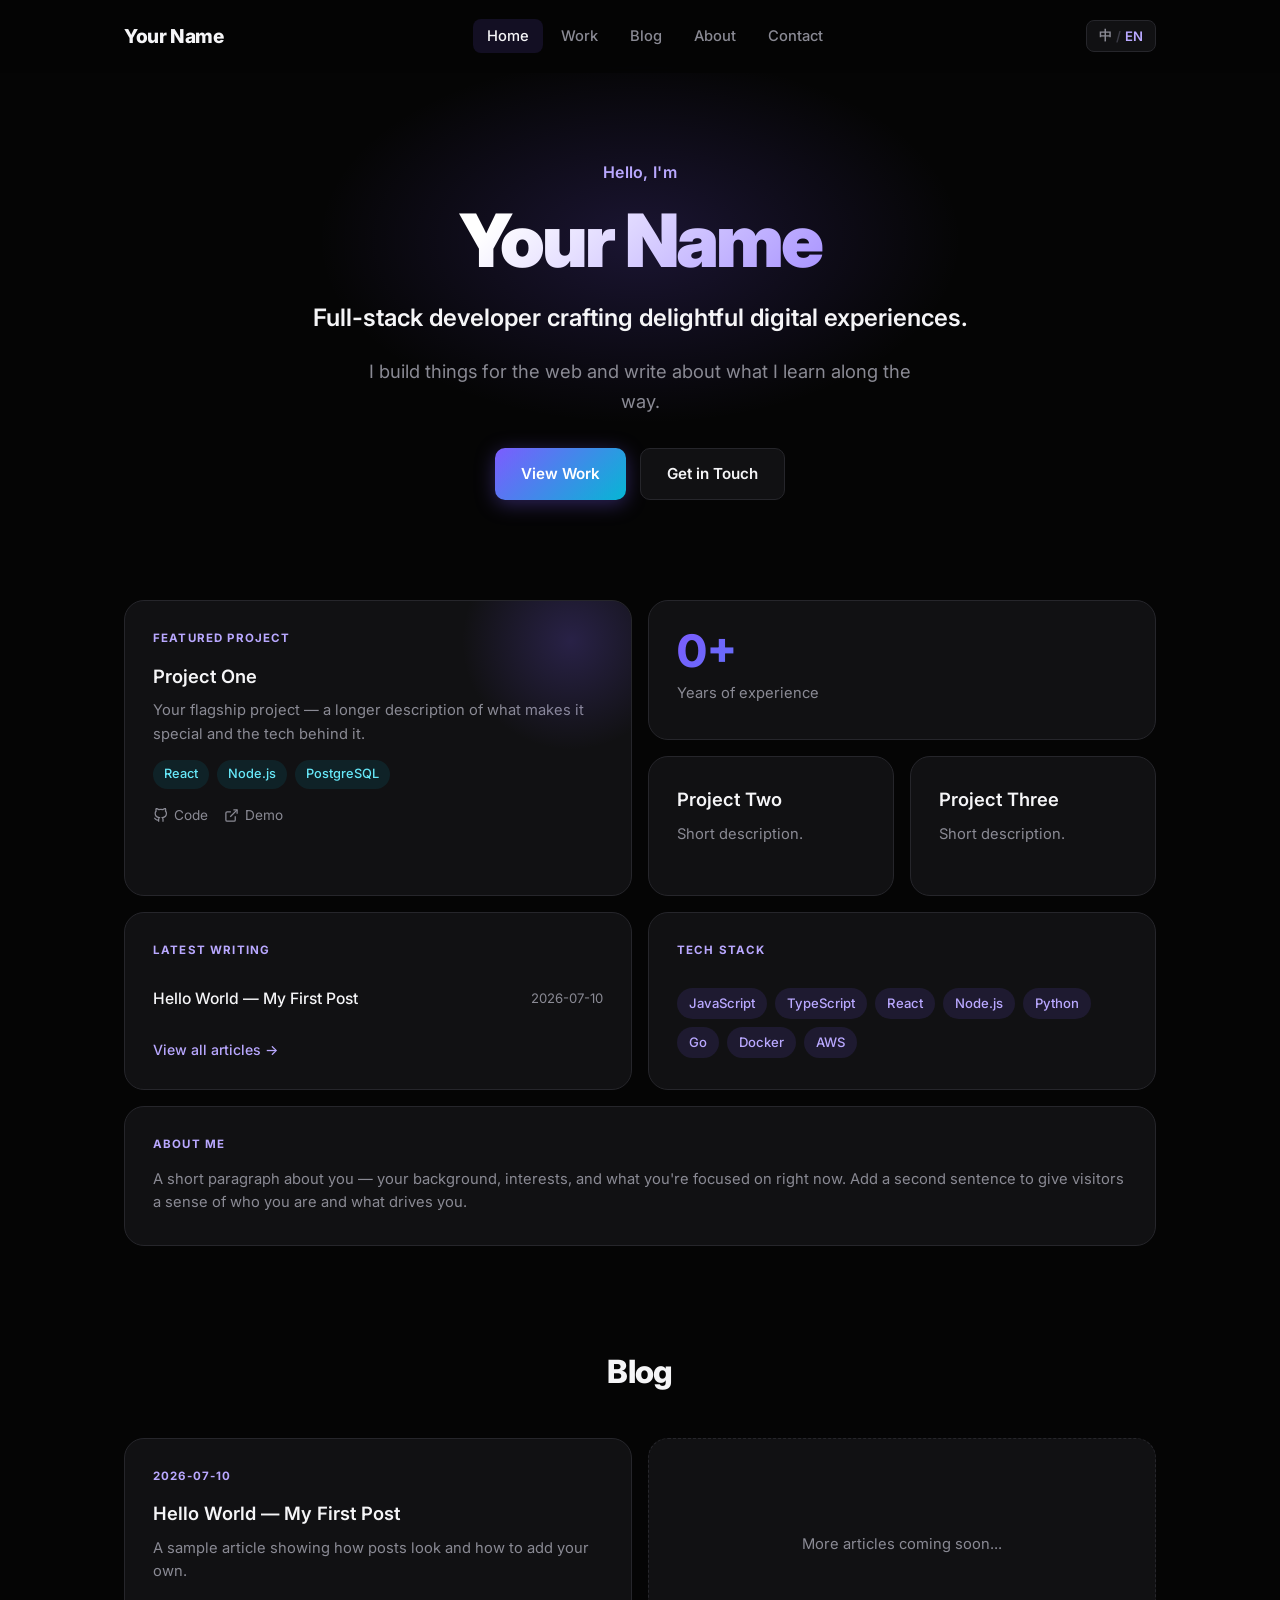
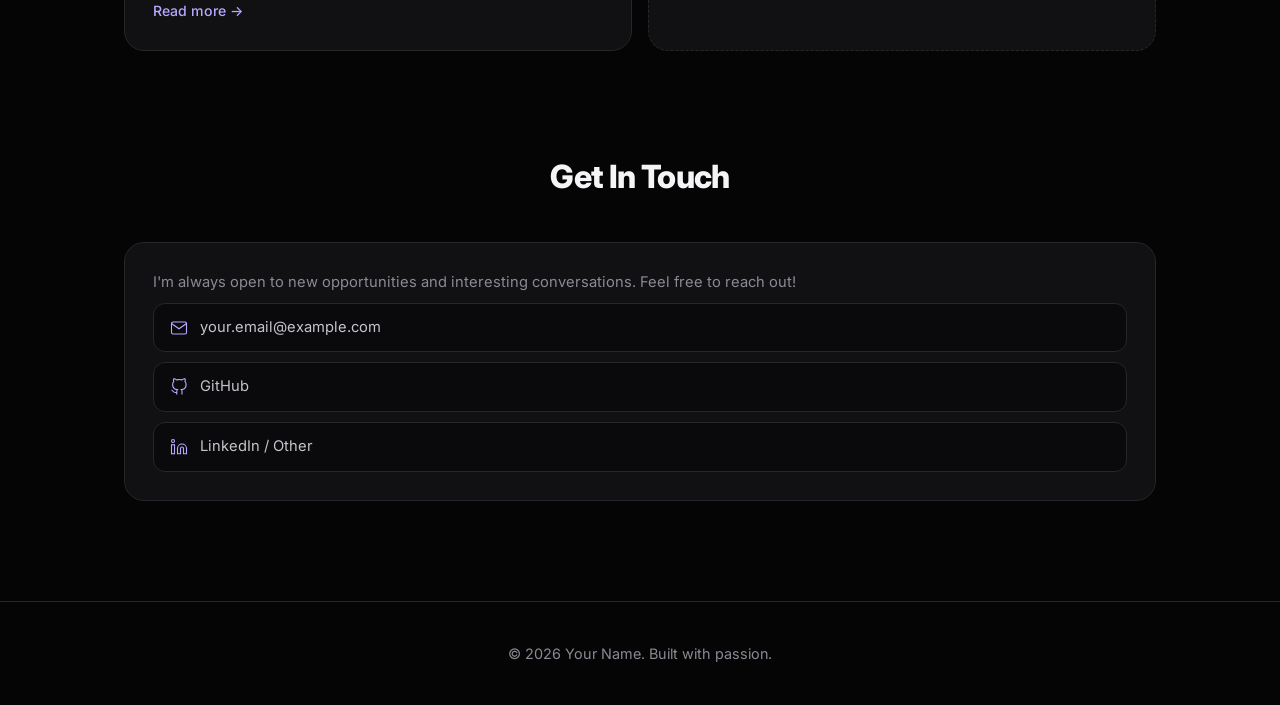
<file: index.html>
<!DOCTYPE html>
<html lang="zh-CN">
<head>
    <meta charset="UTF-8">
    <meta name="viewport" content="width=device-width, initial-scale=1.0">
    <title data-en="My Portfolio" data-zh="我的个人主页">我的个人主页</title>
    <link rel="stylesheet" href="style.css">
    <link rel="preconnect" href="https://fonts.googleapis.com">
    <link rel="preconnect" href="https://fonts.gstatic.com" crossorigin>
    <link href="https://fonts.googleapis.com/css2?family=Inter:wght@400;500;600;700;800;900&family=Noto+Sans+SC:wght@400;500;700&display=swap" rel="stylesheet">
</head>
<body>
    <!-- Navigation -->
    <nav class="navbar" id="navbar">
        <div class="nav-container">
            <a href="#" class="nav-logo">Your Name</a>
            <ul class="nav-menu" id="nav-menu">
                <li><a href="#home" class="nav-link" data-en="Home" data-zh="首页">首页</a></li>
                <li><a href="#work" class="nav-link" data-en="Work" data-zh="作品">作品</a></li>
                <li><a href="#blog" class="nav-link" data-en="Blog" data-zh="文章">文章</a></li>
                <li><a href="#about" class="nav-link" data-en="About" data-zh="关于">关于</a></li>
                <li><a href="#contact" class="nav-link" data-en="Contact" data-zh="联系">联系</a></li>
            </ul>
            <div class="nav-actions">
                <button class="lang-toggle" id="lang-toggle" aria-label="Switch language">
                    <span class="lang-option" data-lang="zh">中</span>
                    <span class="lang-divider">/</span>
                    <span class="lang-option" data-lang="en">EN</span>
                </button>
                <button class="nav-toggle" id="nav-toggle" aria-label="Toggle menu">
                    <span></span><span></span><span></span>
                </button>
            </div>
        </div>
    </nav>

    <!-- Hero -->
    <section class="hero" id="home">
        <div class="hero-container">
            <p class="hero-greeting" data-en="Hello, I'm" data-zh="你好，我是">你好，我是</p>
            <!-- 占位：你的名字 -->
            <h1 class="hero-name" data-en="Your Name" data-zh="你的名字">你的名字</h1>
            <!-- 占位：你的职位 / 一句话定位 -->
            <h2 class="hero-title" data-en="Full-stack developer crafting delightful digital experiences." data-zh="全栈开发者，专注打造出色的数字体验。">全栈开发者，专注打造出色的数字体验。</h2>
            <!-- 占位：一句话自我介绍 -->
            <p class="hero-description" data-en="I build things for the web and write about what I learn along the way." data-zh="我为 Web 构建东西，并把学到的东西写下来分享。">我为 Web 构建东西，并把学到的东西写下来分享。</p>
            <div class="hero-buttons">
                <a href="#work" class="btn btn-primary" data-en="View Work" data-zh="查看作品">查看作品</a>
                <a href="#contact" class="btn btn-secondary" data-en="Get in Touch" data-zh="联系我">联系我</a>
            </div>
        </div>
    </section>

    <!-- Bento Grid -->
    <section class="bento-section" id="work">
        <div class="container">
            <div class="bento">
                <!-- 占位：精选项目（大卡片） -->
                <a class="box col-2 row-2" href="#">
                    <div class="glow"></div>
                    <div class="label" data-en="Featured Project" data-zh="精选项目">精选项目</div>
                    <h3 data-en="Project One" data-zh="项目一">项目一</h3>
                    <p data-en="Your flagship project — a longer description of what makes it special and the tech behind it." data-zh="你的旗舰项目——用更长的篇幅描述它的亮点和背后的技术栈。">你的旗舰项目——用更长的篇幅描述它的亮点和背后的技术栈。</p>
                    <div class="project-tags">
                        <span class="tag">React</span>
                        <span class="tag">Node.js</span>
                        <span class="tag">PostgreSQL</span>
                    </div>
                    <div class="project-links">
                        <span class="project-link">
                            <svg viewBox="0 0 24 24" fill="none" stroke="currentColor" stroke-width="2"><path d="M9 19c-5 1.5-5-2.5-7-3m14 6v-3.87a3.37 3.37 0 0 0-.94-2.61c3.14-.35 6.44-1.54 6.44-7A5.44 5.44 0 0 0 20 4.77 5.07 5.07 0 0 0 19.91 1S18.73.65 16 2.48a13.38 13.38 0 0 0-7 0C6.27.65 5.09 1 5.09 1A5.07 5.07 0 0 0 5 4.77a5.44 5.44 0 0 0-1.5 3.78c0 5.42 3.3 6.61 6.44 7A3.37 3.37 0 0 0 9 18.13V22"/></svg>
                            <span data-en="Code" data-zh="代码">代码</span>
                        </span>
                        <span class="project-link">
                            <svg viewBox="0 0 24 24" fill="none" stroke="currentColor" stroke-width="2"><path d="M18 13v6a2 2 0 0 1-2 2H5a2 2 0 0 1-2-2V8a2 2 0 0 1 2-2h6"/><polyline points="15 3 21 3 21 9"/><line x1="10" y1="14" x2="21" y2="3"/></svg>
                            <span data-en="Demo" data-zh="演示">演示</span>
                        </span>
                    </div>
                </a>

                <!-- 占位：数据统计 -->
                <div class="box col-2">
                    <div class="big-num">0+</div>
                    <p data-en="Years of experience" data-zh="年开发经验">年开发经验</p>
                </div>

                <!-- 占位：项目二 -->
                <a class="box" href="#">
                    <h3 data-en="Project Two" data-zh="项目二">项目二</h3>
                    <p data-en="Short description." data-zh="简短描述。">简短描述。</p>
                </a>

                <!-- 占位：项目三 -->
                <a class="box" href="#">
                    <h3 data-en="Project Three" data-zh="项目三">项目三</h3>
                    <p data-en="Short description." data-zh="简短描述。">简短描述。</p>
                </a>

                <!-- 最新文章（链接到真实文章） -->
                <a class="box col-2" href="#blog">
                    <div class="label" data-en="Latest Writing" data-zh="最新文章">最新文章</div>
                    <div class="postrow" style="border-top:none;">
                        <span class="pt" data-en="Hello World — My First Post" data-zh="Hello World —— 我的第一篇文章">Hello World —— 我的第一篇文章</span>
                        <span class="pd">2026-07-10</span>
                    </div>
                    <div class="box-cta" data-en="View all articles →" data-zh="查看全部文章 →">查看全部文章 →</div>
                </a>

                <!-- 技术栈 -->
                <div class="box col-2">
                    <div class="label" data-en="Tech Stack" data-zh="技术栈">技术栈</div>
                    <!-- 占位：技术栈标签 -->
                    <div class="chips">
                        <span class="chip">JavaScript</span>
                        <span class="chip">TypeScript</span>
                        <span class="chip">React</span>
                        <span class="chip">Node.js</span>
                        <span class="chip">Python</span>
                        <span class="chip">Go</span>
                        <span class="chip">Docker</span>
                        <span class="chip">AWS</span>
                    </div>
                </div>

                <!-- 关于我 -->
                <div class="box col-4" id="about">
                    <div class="label" data-en="About Me" data-zh="关于我">关于我</div>
                    <!-- 占位：个人介绍 -->
                    <p data-en="A short paragraph about you — your background, interests, and what you're focused on right now. Add a second sentence to give visitors a sense of who you are and what drives you." data-zh="一段关于你的简短介绍——你的背景、兴趣，以及你目前专注的方向。再加一句话，让访客了解你是谁、是什么驱动着你。">一段关于你的简短介绍——你的背景、兴趣，以及你目前专注的方向。再加一句话，让访客了解你是谁、是什么驱动着你。</p>
                </div>
            </div>
        </div>
    </section>

    <!-- Blog list section (full article list) -->
    <section class="bento-section" id="blog" style="padding-top:0;">
        <div class="container">
            <div class="section-heading">
                <h2 data-en="Blog" data-zh="文章">文章</h2>
            </div>
            <div class="bento">
                <!--
                  新增文章：复制下面这个 <a class="box col-2"> 卡片，
                  把 href 改成你的文章路径（如 articles/my-post.html），
                  再改日期、标题、摘要即可。
                -->
                <a class="box col-2" href="articles/hello-world.html">
                    <div class="label">2026-07-10</div>
                    <h3 data-en="Hello World — My First Post" data-zh="Hello World —— 我的第一篇文章">Hello World —— 我的第一篇文章</h3>
                    <p data-en="A sample article showing how posts look and how to add your own." data-zh="一篇示例文章，展示文章的样子以及如何添加你自己的文章。">一篇示例文章，展示文章的样子以及如何添加你自己的文章。</p>
                    <div class="box-cta" data-en="Read more →" data-zh="阅读全文 →">阅读全文 →</div>
                </a>
                <!-- 占位：更多文章卡片可继续往下加 -->
                <div class="box col-2" style="justify-content:center; align-items:center; text-align:center; border-style:dashed;">
                    <p data-en="More articles coming soon..." data-zh="更多文章即将到来……">更多文章即将到来……</p>
                </div>
            </div>
        </div>
    </section>

    <!-- Contact -->
    <section class="bento-section" id="contact" style="padding-top:0;">
        <div class="container">
            <div class="section-heading">
                <h2 data-en="Get In Touch" data-zh="联系我">联系我</h2>
            </div>
            <div class="bento">
                <div class="box col-4">
                    <p data-en="I'm always open to new opportunities and interesting conversations. Feel free to reach out!" data-zh="我随时欢迎新的机会和有趣的交流，欢迎联系我！">我随时欢迎新的机会和有趣的交流，欢迎联系我！</p>
                    <div class="contact-list">
                        <!-- 占位：邮箱 -->
                        <a href="mailto:your.email@example.com" class="contact-item">
                            <svg viewBox="0 0 24 24" fill="none" stroke="currentColor" stroke-width="1.5"><path d="M4 4h16c1.1 0 2 .9 2 2v12c0 1.1-.9 2-2 2H4c-1.1 0-2-.9-2-2V6c0-1.1.9-2 2-2z"/><polyline points="22,6 12,13 2,6"/></svg>
                            <span>your.email@example.com</span>
                        </a>
                        <!-- 占位：GitHub -->
                        <a href="https://github.com/wpr317694-del" target="_blank" class="contact-item">
                            <svg viewBox="0 0 24 24" fill="none" stroke="currentColor" stroke-width="1.5"><path d="M9 19c-5 1.5-5-2.5-7-3m14 6v-3.87a3.37 3.37 0 0 0-.94-2.61c3.14-.35 6.44-1.54 6.44-7A5.44 5.44 0 0 0 20 4.77 5.07 5.07 0 0 0 19.91 1S18.73.65 16 2.48a13.38 13.38 0 0 0-7 0C6.27.65 5.09 1 5.09 1A5.07 5.07 0 0 0 5 4.77a5.44 5.44 0 0 0-1.5 3.78c0 5.42 3.3 6.61 6.44 7A3.37 3.37 0 0 0 9 18.13V22"/></svg>
                            <span>GitHub</span>
                        </a>
                        <!-- 占位：其它（可选） -->
                        <a href="#" class="contact-item">
                            <svg viewBox="0 0 24 24" fill="none" stroke="currentColor" stroke-width="1.5"><path d="M16 8a6 6 0 0 1 6 6v7h-4v-7a2 2 0 0 0-2-2 2 2 0 0 0-2 2v7h-4v-7a6 6 0 0 1 6-6z"/><rect x="2" y="9" width="4" height="12"/><circle cx="4" cy="4" r="2"/></svg>
                            <span data-en="LinkedIn / Other" data-zh="领英 / 其它">领英 / 其它</span>
                        </a>
                    </div>
                </div>
            </div>
        </div>
    </section>

    <!-- Footer -->
    <footer class="footer">
        <div class="container">
            <p data-en="&copy; 2026 Your Name. Built with passion." data-zh="&copy; 2026 你的名字。用心打造。">&copy; 2026 你的名字。用心打造。</p>
        </div>
    </footer>

    <script src="script.js"></script>
</body>
</html>
</file>
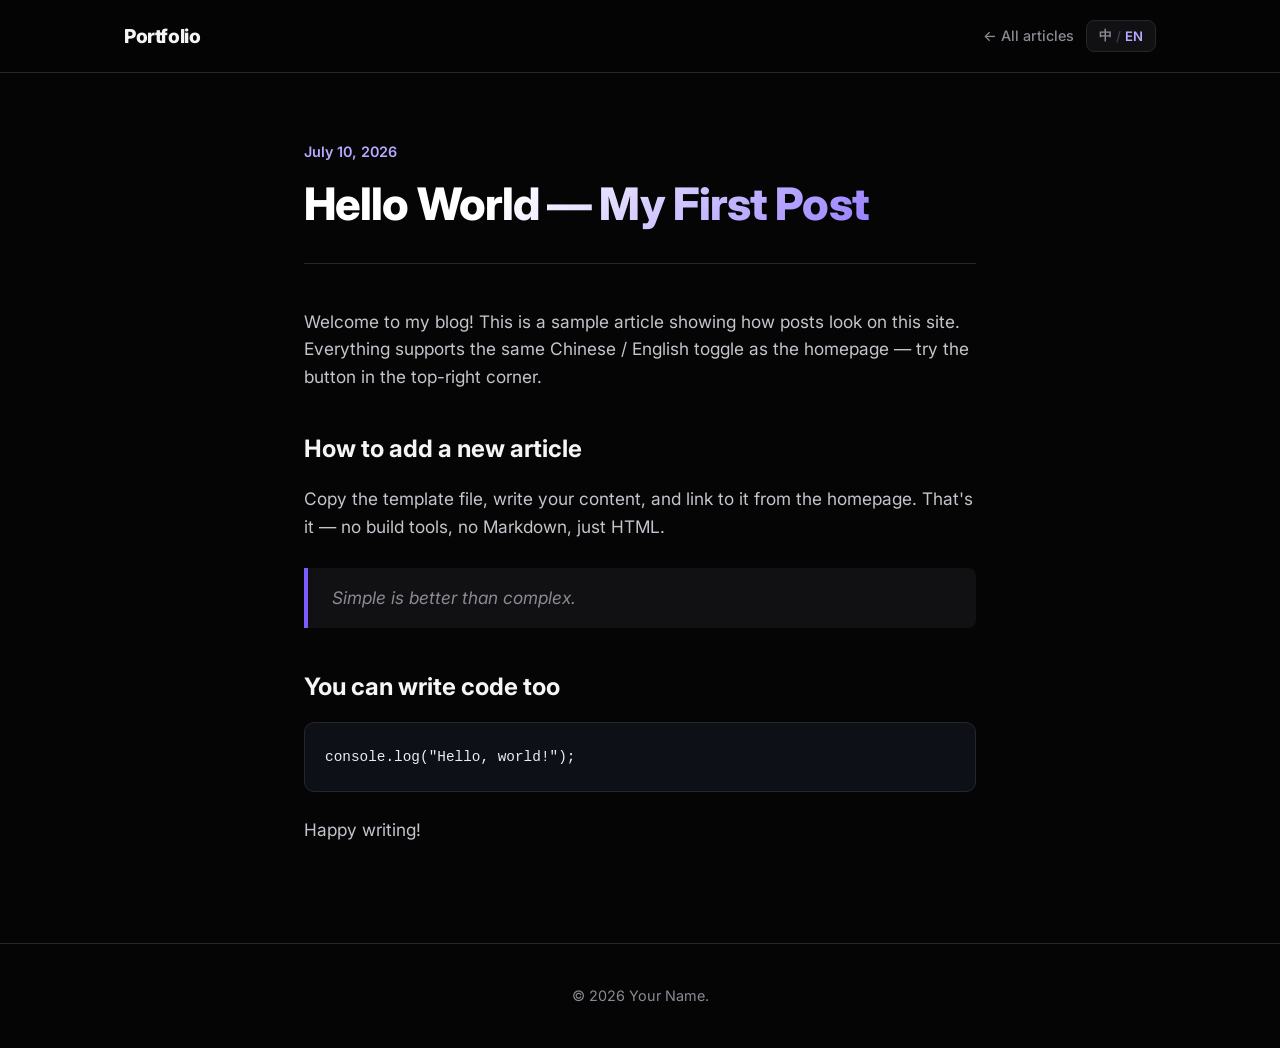
<file: articles/hello-world.html>
<!DOCTYPE html>
<html lang="zh-CN">
<head>
    <meta charset="UTF-8">
    <meta name="viewport" content="width=device-width, initial-scale=1.0">
    <title data-en="Hello World — My First Post" data-zh="Hello World —— 我的第一篇文章">Hello World —— 我的第一篇文章</title>
    <link rel="stylesheet" href="../style.css">
    <link rel="preconnect" href="https://fonts.googleapis.com">
    <link rel="preconnect" href="https://fonts.gstatic.com" crossorigin>
    <link href="https://fonts.googleapis.com/css2?family=Inter:wght@300;400;500;600;700&family=Noto+Sans+SC:wght@300;400;500;700&display=swap" rel="stylesheet">
</head>
<body>
    <nav class="navbar scrolled" id="navbar">
        <div class="nav-container">
            <a href="../index.html" class="nav-logo">Portfolio</a>
            <div class="nav-actions">
                <a href="../index.html#blog" class="article-back" data-en="← All articles" data-zh="← 返回文章列表">← 返回文章列表</a>
                <button class="lang-toggle" id="lang-toggle" aria-label="Switch language">
                    <span class="lang-option" data-lang="zh">中</span>
                    <span class="lang-divider">/</span>
                    <span class="lang-option" data-lang="en">EN</span>
                </button>
            </div>
        </div>
    </nav>

    <article class="article">
        <header class="article-header">
            <div class="article-date" data-en="July 10, 2026" data-zh="2026年7月10日">2026年7月10日</div>
            <h1 class="article-title" data-en="Hello World — My First Post" data-zh="Hello World —— 我的第一篇文章">Hello World —— 我的第一篇文章</h1>
        </header>

        <div class="article-body">
            <p data-en="Welcome to my blog! This is a sample article showing how posts look on this site. Everything supports the same Chinese / English toggle as the homepage — try the button in the top-right corner."
               data-zh="欢迎来到我的博客！这是一篇示例文章，用来展示文章在网站上的样子。所有内容都支持和首页一样的中英文切换——试试右上角的按钮。">
               欢迎来到我的博客！这是一篇示例文章，用来展示文章在网站上的样子。所有内容都支持和首页一样的中英文切换——试试右上角的按钮。
            </p>

            <h2 data-en="How to add a new article" data-zh="如何新增一篇文章">如何新增一篇文章</h2>
            <p data-en="Copy the template file, write your content, and link to it from the homepage. That's it — no build tools, no Markdown, just HTML."
               data-zh="复制模板文件，写好你的内容，然后在首页加一个链接指向它。就这么简单——不需要构建工具，不需要 Markdown，纯 HTML。">
               复制模板文件，写好你的内容，然后在首页加一个链接指向它。就这么简单——不需要构建工具，不需要 Markdown，纯 HTML。
            </p>

            <blockquote data-en="Simple is better than complex." data-zh="简单胜于复杂。">
                简单胜于复杂。
            </blockquote>

            <h2 data-en="You can write code too" data-zh="也可以写代码">也可以写代码</h2>
            <pre><code>console.log("Hello, world!");</code></pre>

            <p data-en="Happy writing!" data-zh="祝写作愉快！">祝写作愉快！</p>
        </div>
    </article>

    <footer class="footer">
        <div class="container">
            <p data-en="&copy; 2026 Your Name." data-zh="&copy; 2026 你的名字。">&copy; 2026 你的名字。</p>
        </div>
    </footer>

    <script src="../article.js"></script>
</body>
</html>
</file>
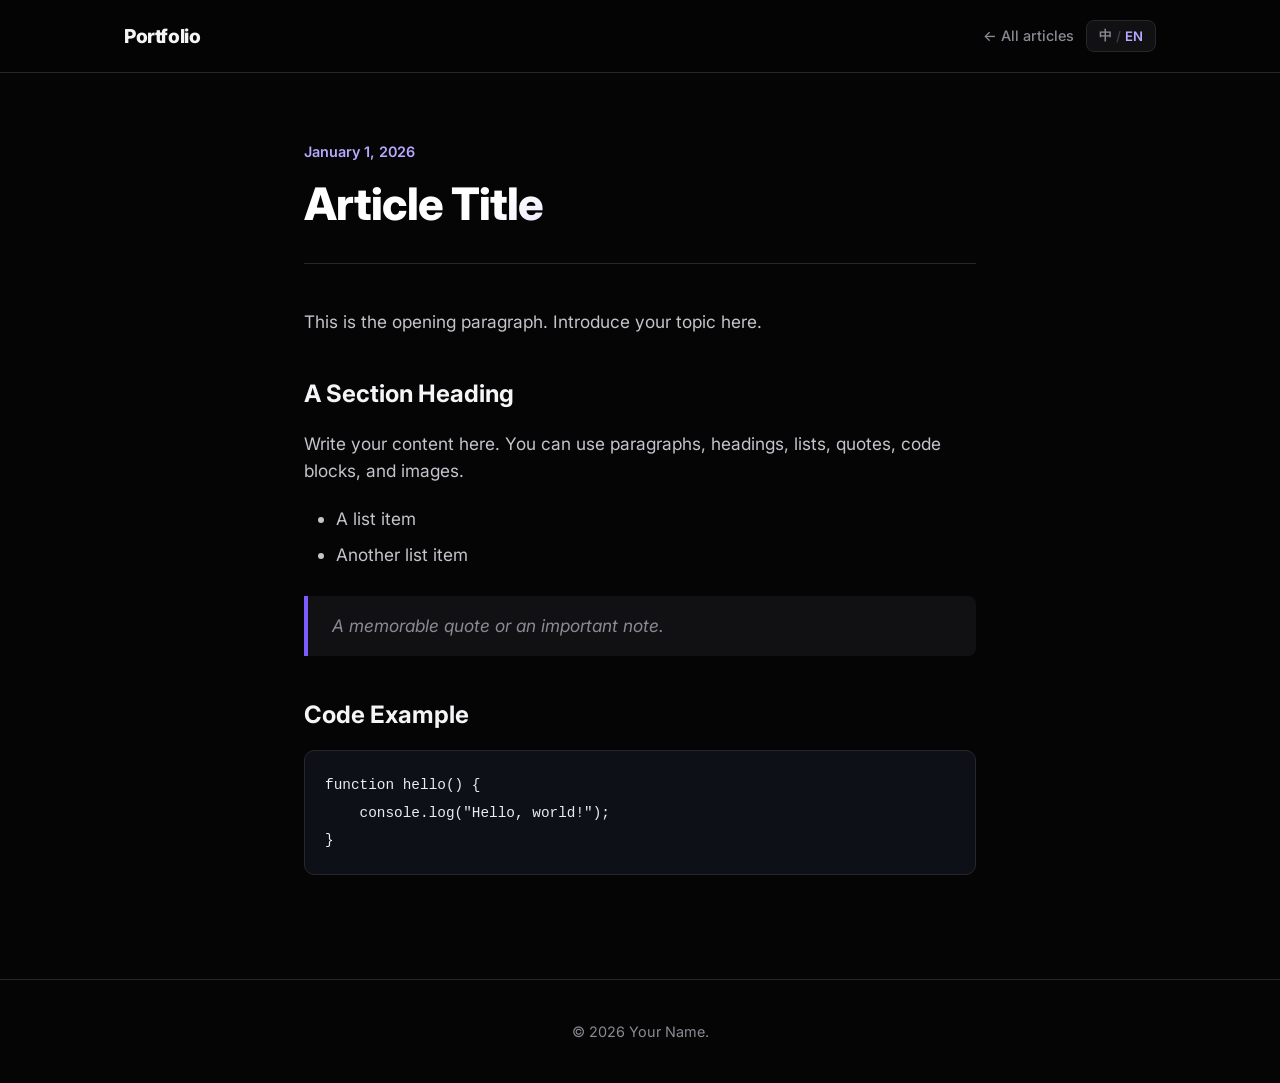
<file: articles/template.html>
<!DOCTYPE html>
<!--
  ========================================================================
  文章模板 / Article Template
  ------------------------------------------------------------------------
  新写一篇文章的步骤：
    1. 复制这个文件，改个文件名，例如：articles/my-post.html
    2. 修改下面 <title>、文章标题、日期、正文内容
    3. 双语：给元素加 data-en="..." data-zh="..." 即可支持中英切换
       （如果某段只想写一种语言，不加 data-* 属性，切换语言时它保持不变）
    4. 回到首页 index.html 的「文章 / Blog」区块，复制一张卡片，
       把 href 指向你这篇文章的路径，例如 href="articles/my-post.html"
    5. 提交推送到 GitHub，网站会自动更新
  ========================================================================
-->
<html lang="zh-CN">
<head>
    <meta charset="UTF-8">
    <meta name="viewport" content="width=device-width, initial-scale=1.0">
    <!-- 占位：文章标题（浏览器标签页显示） -->
    <title data-en="Article Title" data-zh="文章标题">文章标题</title>
    <link rel="stylesheet" href="../style.css">
    <link rel="preconnect" href="https://fonts.googleapis.com">
    <link rel="preconnect" href="https://fonts.gstatic.com" crossorigin>
    <link href="https://fonts.googleapis.com/css2?family=Inter:wght@300;400;500;600;700&family=Noto+Sans+SC:wght@300;400;500;700&display=swap" rel="stylesheet">
</head>
<body>
    <!-- Top Bar -->
    <nav class="navbar scrolled" id="navbar">
        <div class="nav-container">
            <a href="../index.html" class="nav-logo">Portfolio</a>
            <div class="nav-actions">
                <a href="../index.html#blog" class="article-back" data-en="← All articles" data-zh="← 返回文章列表">← 返回文章列表</a>
                <button class="lang-toggle" id="lang-toggle" aria-label="Switch language">
                    <span class="lang-option" data-lang="zh">中</span>
                    <span class="lang-divider">/</span>
                    <span class="lang-option" data-lang="en">EN</span>
                </button>
            </div>
        </div>
    </nav>

    <!-- Article -->
    <article class="article">
        <header class="article-header">
            <!-- 占位：发布日期 -->
            <div class="article-date" data-en="January 1, 2026" data-zh="2026年1月1日">2026年1月1日</div>
            <!-- 占位：文章大标题 -->
            <h1 class="article-title" data-en="Article Title" data-zh="文章标题">文章标题</h1>
        </header>

        <div class="article-body">
            <!-- ====== 正文从这里开始，按需增删下面的元素 ====== -->

            <p data-en="This is the opening paragraph. Introduce your topic here."
               data-zh="这是开头段落，在这里介绍你要写的主题。">
               这是开头段落，在这里介绍你要写的主题。
            </p>

            <h2 data-en="A Section Heading" data-zh="一个小标题">一个小标题</h2>
            <p data-en="Write your content here. You can use paragraphs, headings, lists, quotes, code blocks, and images."
               data-zh="在这里写你的内容。你可以使用段落、标题、列表、引用、代码块和图片。">
               在这里写你的内容。你可以使用段落、标题、列表、引用、代码块和图片。
            </p>

            <ul>
                <li data-en="A list item" data-zh="一个列表项">一个列表项</li>
                <li data-en="Another list item" data-zh="另一个列表项">另一个列表项</li>
            </ul>

            <blockquote data-en="A memorable quote or an important note." data-zh="一句值得记住的话，或者一条重要提示。">
                一句值得记住的话，或者一条重要提示。
            </blockquote>

            <h2 data-en="Code Example" data-zh="代码示例">代码示例</h2>
            <pre><code>function hello() {
    console.log("Hello, world!");
}</code></pre>

            <!-- 图片示例：把图片放到 articles/ 目录，然后用相对路径引用
            <img src="my-image.jpg" alt="描述文字">
            -->

            <!-- ====== 正文到这里结束 ====== -->
        </div>
    </article>

    <footer class="footer">
        <div class="container">
            <p data-en="&copy; 2026 Your Name." data-zh="&copy; 2026 你的名字。">&copy; 2026 你的名字。</p>
        </div>
    </footer>

    <script src="../article.js"></script>
</body>
</html>
</file>
<file: style.css>
/* ===== CSS Variables (Style B · Bento Grid Dark) ===== */
:root {
    --bg: #050505;
    --bg-soft: #0a0a0c;
    --card: #111113;
    --card-hover: #16161a;
    --border: #26262b;
    --border-hover: #3a3a44;
    --text: #f5f5f7;
    --text-muted: #8a8a94;
    --text-light: #c4c4cc;
    --accent: #7c5cff;
    --accent-light: #b9a8ff;
    --accent2: #06b6d4;
    --gradient-1: linear-gradient(135deg, #7c5cff, #06b6d4);
    --gradient-text: linear-gradient(135deg, #fff 30%, #7c5cff);
    --radius: 20px;
    --radius-sm: 12px;
    --transition: all 0.25s cubic-bezier(0.4, 0, 0.2, 1);
}

/* ===== Reset & Base ===== */
*,
*::before,
*::after {
    margin: 0;
    padding: 0;
    box-sizing: border-box;
}

html {
    scroll-behavior: smooth;
    scroll-padding-top: 90px;
}

body {
    font-family: 'Inter', -apple-system, BlinkMacSystemFont, sans-serif;
    background-color: var(--bg);
    color: var(--text);
    line-height: 1.6;
    overflow-x: hidden;
    -webkit-font-smoothing: antialiased;
}

body.lang-zh {
    font-family: 'Inter', 'Noto Sans SC', -apple-system, BlinkMacSystemFont, 'PingFang SC', 'Microsoft YaHei', sans-serif;
}

a { text-decoration: none; color: inherit; }
ul { list-style: none; }

.container {
    max-width: 1080px;
    margin: 0 auto;
    padding: 0 24px;
}

/* ===== Navbar ===== */
.navbar {
    position: fixed;
    top: 0;
    left: 0;
    right: 0;
    z-index: 1000;
    background: rgba(5, 5, 5, 0.7);
    backdrop-filter: blur(20px);
    border-bottom: 1px solid transparent;
    transition: var(--transition);
}

.navbar.scrolled {
    border-bottom-color: var(--border);
}

.nav-container {
    max-width: 1080px;
    margin: 0 auto;
    padding: 0 24px;
    display: flex;
    align-items: center;
    justify-content: space-between;
    height: 72px;
}

.nav-logo {
    font-size: 1.2rem;
    font-weight: 800;
    letter-spacing: -0.02em;
}

.nav-menu {
    display: flex;
    gap: 4px;
}

.nav-link {
    padding: 8px 14px;
    border-radius: 8px;
    font-size: 0.92rem;
    font-weight: 500;
    color: var(--text-muted);
    transition: var(--transition);
}

.nav-link:hover,
.nav-link.active {
    color: var(--text);
    background: rgba(124, 92, 255, 0.12);
}

.nav-actions {
    display: flex;
    align-items: center;
    gap: 12px;
}

.lang-toggle {
    display: inline-flex;
    align-items: center;
    gap: 4px;
    padding: 6px 12px;
    background: var(--card);
    border: 1px solid var(--border);
    border-radius: 8px;
    cursor: pointer;
    font-size: 0.82rem;
    font-weight: 600;
    color: var(--text-muted);
    transition: var(--transition);
    font-family: inherit;
}

.lang-toggle:hover { border-color: var(--accent); color: var(--text); }
.lang-option.active { color: var(--accent-light); }
.lang-divider { color: var(--border-hover); }

.nav-toggle {
    display: none;
    flex-direction: column;
    gap: 5px;
    background: none;
    border: none;
    cursor: pointer;
    padding: 8px;
}

.nav-toggle span {
    display: block;
    width: 24px;
    height: 2px;
    background: var(--text);
    border-radius: 2px;
    transition: var(--transition);
}

/* ===== Hero ===== */
.hero {
    padding: 160px 0 60px;
    text-align: center;
    position: relative;
    overflow: hidden;
}

.hero::before {
    content: '';
    position: absolute;
    top: 40px;
    left: 50%;
    transform: translateX(-50%);
    width: 700px;
    height: 400px;
    background: radial-gradient(ellipse, rgba(124, 92, 255, 0.18) 0%, transparent 65%);
    pointer-events: none;
    z-index: 0;
}

.hero-container {
    max-width: 800px;
    margin: 0 auto;
    padding: 0 24px;
    position: relative;
    z-index: 1;
}

.hero-greeting {
    font-size: 1rem;
    color: var(--accent-light);
    font-weight: 600;
    margin-bottom: 16px;
    letter-spacing: 0.02em;
}

.hero-name {
    font-size: clamp(2.6rem, 6vw, 4.6rem);
    font-weight: 900;
    letter-spacing: -0.04em;
    line-height: 1.05;
    margin-bottom: 20px;
    background: var(--gradient-text);
    -webkit-background-clip: text;
    -webkit-text-fill-color: transparent;
    background-clip: text;
}

.hero-title {
    font-size: clamp(1.1rem, 2.5vw, 1.5rem);
    font-weight: 600;
    color: var(--text);
    margin-bottom: 20px;
}

.hero-description {
    font-size: 1.15rem;
    color: var(--text-muted);
    max-width: 560px;
    margin: 0 auto 32px;
}

.hero-buttons {
    display: flex;
    gap: 14px;
    justify-content: center;
    flex-wrap: wrap;
}

.btn {
    display: inline-flex;
    align-items: center;
    padding: 13px 26px;
    border-radius: 10px;
    font-size: 0.95rem;
    font-weight: 600;
    transition: var(--transition);
    cursor: pointer;
    font-family: inherit;
}

.btn-primary {
    background: var(--gradient-1);
    color: #fff;
    box-shadow: 0 4px 20px rgba(124, 92, 255, 0.35);
}

.btn-primary:hover {
    transform: translateY(-2px);
    box-shadow: 0 8px 30px rgba(124, 92, 255, 0.5);
}

.btn-secondary {
    border: 1px solid var(--border);
    background: var(--card);
    color: var(--text);
}

.btn-secondary:hover {
    border-color: var(--border-hover);
    transform: translateY(-2px);
}

/* ===== Bento Section ===== */
.bento-section {
    padding: 40px 0 100px;
}

.section-heading {
    text-align: center;
    margin-bottom: 40px;
}

.section-heading h2 {
    font-size: 2rem;
    font-weight: 800;
    letter-spacing: -0.02em;
}

.bento {
    display: grid;
    grid-template-columns: repeat(4, 1fr);
    gap: 16px;
    grid-auto-rows: minmax(140px, auto);
}

.box {
    background: var(--card);
    border: 1px solid var(--border);
    border-radius: var(--radius);
    padding: 28px;
    transition: var(--transition);
    position: relative;
    overflow: hidden;
    display: flex;
    flex-direction: column;
}

a.box { color: inherit; }

.box:hover {
    background: var(--card-hover);
    border-color: var(--border-hover);
    transform: translateY(-3px);
}

.box .label {
    font-size: 0.72rem;
    text-transform: uppercase;
    letter-spacing: 0.1em;
    color: var(--accent-light);
    margin-bottom: 14px;
    font-weight: 700;
}

.box h3 {
    font-size: 1.15rem;
    margin-bottom: 8px;
    font-weight: 600;
}

.box p {
    color: var(--text-muted);
    font-size: 0.92rem;
    line-height: 1.6;
}

.col-2 { grid-column: span 2; }
.col-3 { grid-column: span 3; }
.col-4 { grid-column: span 4; }
.row-2 { grid-row: span 2; }

.glow {
    position: absolute;
    width: 220px;
    height: 220px;
    border-radius: 50%;
    background: radial-gradient(circle, rgba(124, 92, 255, 0.22), transparent 70%);
    top: -70px;
    right: -50px;
    pointer-events: none;
}

.big-num {
    font-size: 2.8rem;
    font-weight: 800;
    background: var(--gradient-1);
    -webkit-background-clip: text;
    -webkit-text-fill-color: transparent;
    background-clip: text;
    line-height: 1;
    margin-bottom: 8px;
}

.chips {
    display: flex;
    flex-wrap: wrap;
    gap: 8px;
    margin-top: 14px;
}

.chip {
    background: rgba(124, 92, 255, 0.12);
    color: var(--accent-light);
    border-radius: 20px;
    padding: 5px 12px;
    font-size: 0.82rem;
    font-weight: 500;
}

/* Icon inside a box */
.box-icon {
    width: 44px;
    height: 44px;
    border-radius: 12px;
    background: rgba(124, 92, 255, 0.12);
    display: flex;
    align-items: center;
    justify-content: center;
    margin-bottom: 16px;
}

.box-icon svg {
    width: 22px;
    height: 22px;
    color: var(--accent-light);
}

/* Post rows inside a box */
.postrow {
    display: flex;
    justify-content: space-between;
    align-items: center;
    gap: 16px;
    padding: 12px 0;
    border-top: 1px solid var(--border);
    transition: var(--transition);
}

.postrow:hover { color: var(--accent-light); }
.postrow .pt { font-size: 0.98rem; font-weight: 500; }
.postrow .pd { color: var(--text-muted); font-size: 0.82rem; white-space: nowrap; }

.box-cta {
    margin-top: auto;
    padding-top: 16px;
    font-size: 0.88rem;
    color: var(--accent-light);
    font-weight: 500;
}

/* Project tags & links inside box */
.project-tags {
    display: flex;
    flex-wrap: wrap;
    gap: 8px;
    margin-top: 14px;
}

.tag {
    background: rgba(6, 182, 212, 0.1);
    color: #67e8f9;
    border-radius: 20px;
    padding: 4px 11px;
    font-size: 0.8rem;
    font-weight: 500;
}

.project-links {
    display: flex;
    gap: 16px;
    margin-top: 16px;
}

.project-link {
    display: inline-flex;
    align-items: center;
    gap: 6px;
    font-size: 0.85rem;
    color: var(--text-muted);
    transition: var(--transition);
}

.project-link:hover { color: var(--accent-light); }
.project-link svg { width: 15px; height: 15px; }

/* Contact box links */
.contact-list {
    display: flex;
    flex-direction: column;
    gap: 10px;
    margin-top: 8px;
}

.contact-item {
    display: flex;
    align-items: center;
    gap: 12px;
    padding: 12px 16px;
    background: var(--bg-soft);
    border: 1px solid var(--border);
    border-radius: var(--radius-sm);
    transition: var(--transition);
}

.contact-item:hover {
    border-color: var(--accent);
    transform: translateX(4px);
}

.contact-item svg { width: 18px; height: 18px; color: var(--accent-light); flex-shrink: 0; }
.contact-item span { font-size: 0.92rem; color: var(--text-light); }

/* ===== Footer ===== */
.footer {
    padding: 40px 0;
    text-align: center;
    border-top: 1px solid var(--border);
}

.footer p { font-size: 0.9rem; color: var(--text-muted); }

/* ===== Article Page ===== */
.article-back {
    font-size: 0.9rem;
    color: var(--text-muted);
    font-weight: 500;
    transition: var(--transition);
}

.article-back:hover { color: var(--accent-light); }

.article {
    max-width: 720px;
    margin: 0 auto;
    padding: 140px 24px 80px;
}

.article-header {
    margin-bottom: 44px;
    padding-bottom: 32px;
    border-bottom: 1px solid var(--border);
}

.article-date {
    font-size: 0.9rem;
    color: var(--accent-light);
    font-weight: 600;
    margin-bottom: 16px;
}

.article-title {
    font-size: clamp(1.9rem, 4vw, 2.8rem);
    font-weight: 800;
    letter-spacing: -0.02em;
    line-height: 1.15;
    background: var(--gradient-text);
    -webkit-background-clip: text;
    -webkit-text-fill-color: transparent;
    background-clip: text;
}

.article-body { font-size: 1.08rem; color: var(--text-light); }

.article-body h2 {
    font-size: 1.5rem;
    font-weight: 700;
    margin: 40px 0 16px;
    color: var(--text);
}

.article-body h3 {
    font-size: 1.2rem;
    font-weight: 600;
    margin: 28px 0 12px;
    color: var(--text);
}

.article-body p { margin-bottom: 20px; }

.article-body ul,
.article-body ol { margin: 0 0 20px 24px; padding-left: 8px; }
.article-body ul li { list-style: disc; margin-bottom: 8px; }
.article-body ol li { list-style: decimal; margin-bottom: 8px; }

.article-body a {
    color: var(--accent-light);
    text-decoration: underline;
    text-underline-offset: 3px;
}

.article-body blockquote {
    margin: 28px 0;
    padding: 16px 24px;
    border-left: 4px solid var(--accent);
    background: var(--card);
    border-radius: 0 8px 8px 0;
    color: var(--text-muted);
    font-style: italic;
}

.article-body pre {
    background: #0d1117;
    border: 1px solid var(--border);
    border-radius: 10px;
    padding: 20px;
    overflow-x: auto;
    margin: 0 0 24px;
}

.article-body pre code {
    font-family: 'SFMono-Regular', Consolas, 'Liberation Mono', Menlo, monospace;
    font-size: 0.9rem;
    color: #e6edf3;
    line-height: 1.6;
}

.article-body :not(pre) > code {
    background: var(--card);
    border: 1px solid var(--border);
    border-radius: 4px;
    padding: 2px 6px;
    font-family: 'SFMono-Regular', Consolas, monospace;
    font-size: 0.9em;
    color: var(--accent-light);
}

.article-body img {
    max-width: 100%;
    height: auto;
    border-radius: 10px;
    margin: 24px 0;
    display: block;
}

/* ===== Animations ===== */
.fade-in {
    opacity: 0;
    transform: translateY(24px);
    transition: opacity 0.6s ease, transform 0.6s ease;
}

.fade-in.visible {
    opacity: 1;
    transform: translateY(0);
}

/* ===== Responsive ===== */
@media (max-width: 860px) {
    .bento { grid-template-columns: repeat(2, 1fr); }
    .col-4 { grid-column: span 2; }
    .col-3 { grid-column: span 2; }
    .col-2 { grid-column: span 2; }
    .row-2 { grid-row: span 1; }
}

@media (max-width: 768px) {
    .nav-menu {
        position: fixed;
        top: 72px;
        left: 0;
        right: 0;
        background: rgba(5, 5, 5, 0.98);
        backdrop-filter: blur(20px);
        flex-direction: column;
        padding: 20px 24px;
        gap: 4px;
        transform: translateY(-120%);
        opacity: 0;
        visibility: hidden;
        transition: var(--transition);
        border-bottom: 1px solid var(--border);
    }

    .nav-menu.active {
        transform: translateY(0);
        opacity: 1;
        visibility: visible;
    }

    .nav-toggle { display: flex; }
    .nav-toggle.active span:nth-child(1) { transform: rotate(45deg) translate(5px, 5px); }
    .nav-toggle.active span:nth-child(2) { opacity: 0; }
    .nav-toggle.active span:nth-child(3) { transform: rotate(-45deg) translate(5px, -5px); }
}

@media (max-width: 560px) {
    .bento { grid-template-columns: 1fr; }
    .col-4, .col-3, .col-2 { grid-column: span 1; }
    .hero { padding-top: 130px; }
}
</file>
